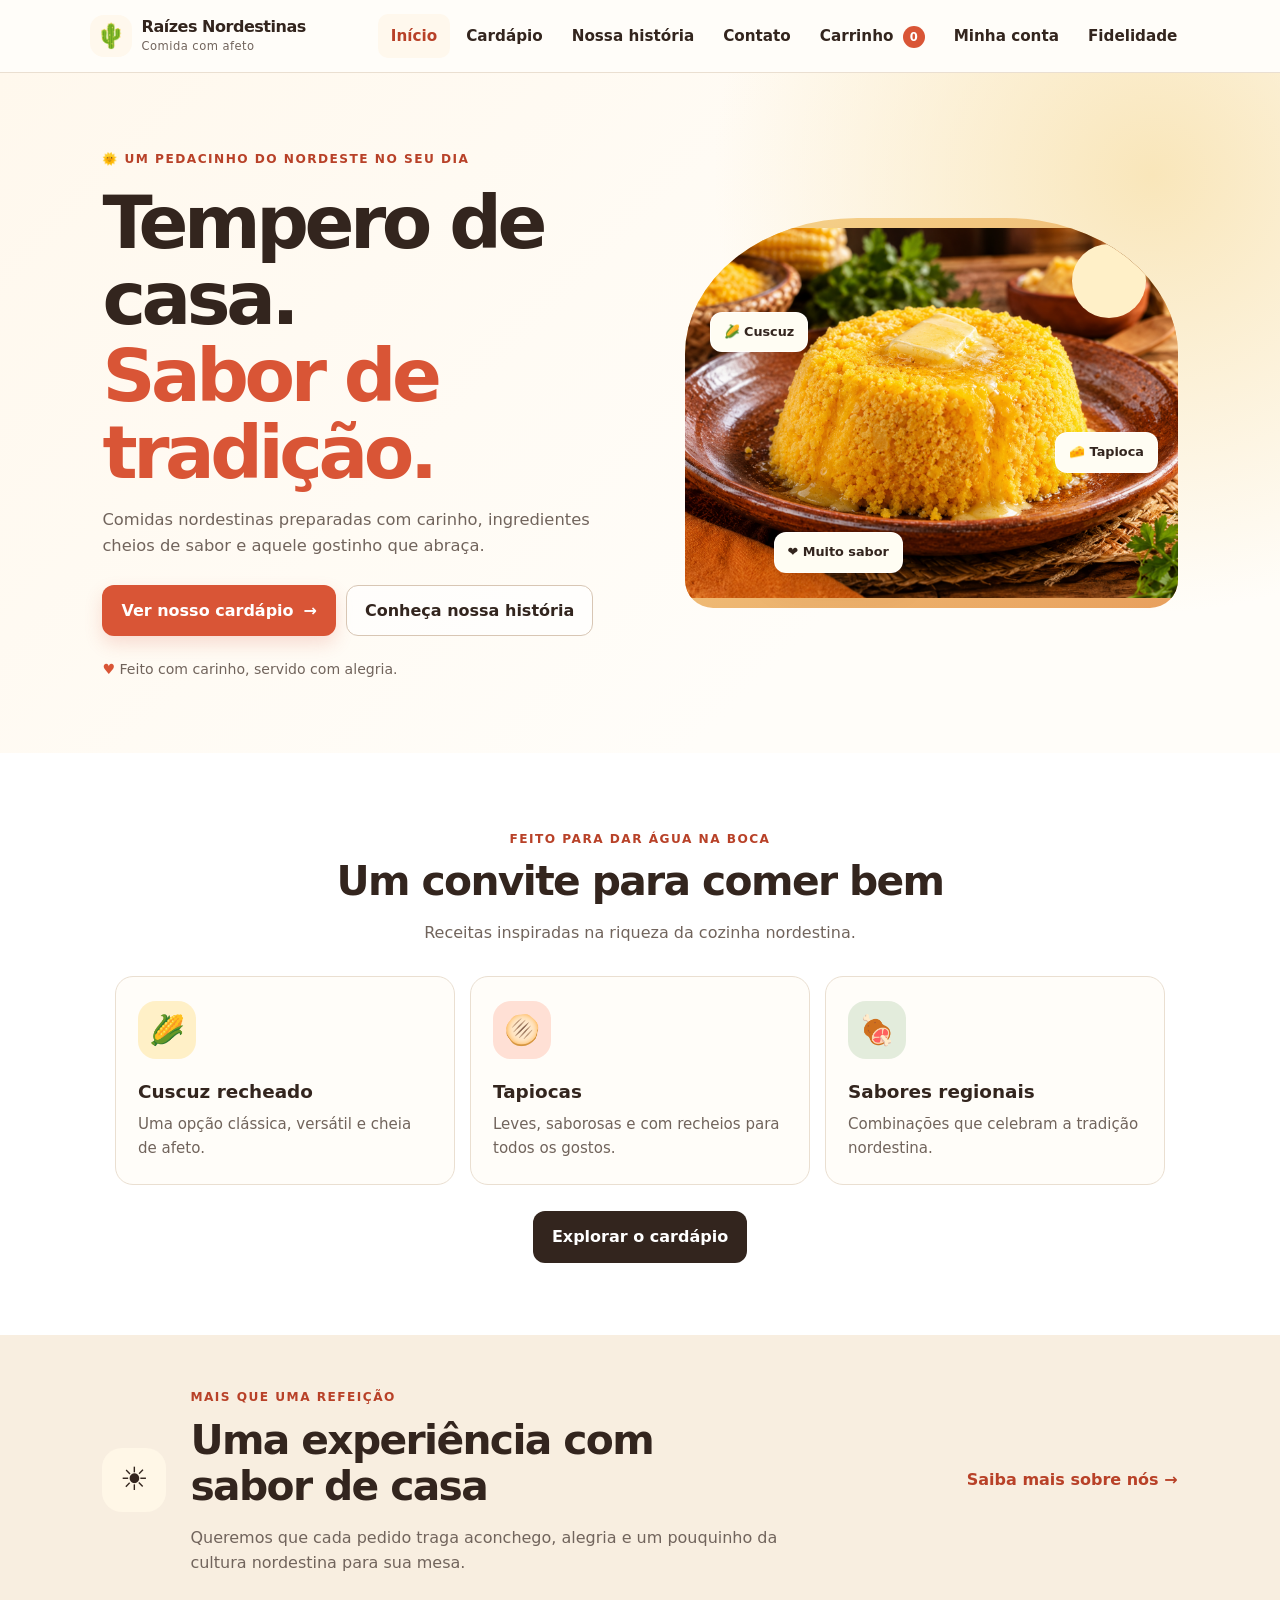
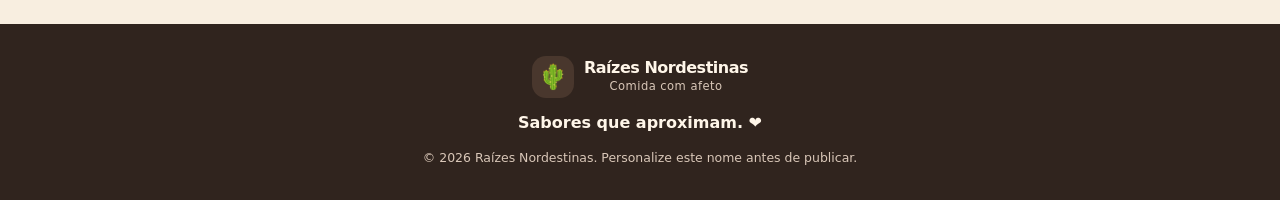
<file: index.html>
<!DOCTYPE html>
<html lang="pt-BR">
<head>
  <meta charset="UTF-8">
  <meta name="viewport" content="width=device-width, initial-scale=1">
  <meta name="description" content="Sabores do Nordeste feitos com carinho. Confira nosso cardápio de comidas nordestinas.">
  <title>Raízes Nordestinas | Comida com afeto</title>
  <link rel="stylesheet" href="CSS/style.css">
  <script src="JS/script.js" defer></script>
</head>
<body>
  <a class="skip-link" href="#conteudo">Pular para o conteúdo</a>
  <header class="site-header">
    <a class="brand" href="index.html" aria-label="Raízes Nordestinas - página inicial">
      <span class="brand-mark" aria-hidden="true">🌵</span>
      <span><strong>Raízes Nordestinas</strong><small>Comida com afeto</small></span>
    </a>
    <button class="menu-toggle" aria-label="Abrir menu" aria-expanded="false" aria-controls="site-nav">☰</button>
    <nav class="site-nav" id="site-nav">
      <a class="active" href="index.html">Início</a>
      <a href="cardapio.html">Cardápio</a>
      <a href="quemsomos.html">Nossa história</a>
      <a href="contato.html">Contato</a>
    <a href="carrinho.html">Carrinho <span class="cart-count" aria-label="itens no carrinho">0</span></a>
    <a href="login.html">Minha conta</a>
    <a href="fidelidade.html">Fidelidade</a></nav>
  </header>

  <main id="conteudo">
    <section class="hero">
      <div class="hero-content">
        <span class="eyebrow">🌞 Um pedacinho do Nordeste no seu dia</span>
        <h1>Tempero de casa.<br><em>Sabor de tradição.</em></h1>
        <p>Comidas nordestinas preparadas com carinho, ingredientes cheios de sabor e aquele gostinho que abraça.</p>
        <div class="hero-actions">
          <a class="button button-primary" href="cardapio.html">Ver nosso cardápio <span aria-hidden="true">→</span></a>
          <a class="button button-outline" href="quemsomos.html">Conheça nossa história</a>
        </div>
        <div class="hero-note"><span aria-hidden="true">♥</span> Feito com carinho, servido com alegria.</div>
      </div>
      <div class="hero-art" role="img" aria-label="Ilustração decorativa com referências à culinária nordestina">
        <div class="sun"></div><div class="menu-art">
    <img
        src="IMAGENS/cardapio/CuscuzManteigaDerretida.png"
        alt="Cuscuz nordestino com manteiga derretida"
        loading="lazy"
    >
</div>
        <span class="floating-tag tag-one">🌽 Cuscuz</span>
        <span class="floating-tag tag-two">🧀 Tapioca</span>
        <span class="floating-tag tag-three">❤️ Muito sabor</span>
      </div>
    </section>

    <section class="section section-light">
      <div class="section-heading">
        <span class="eyebrow">Feito para dar água na boca</span>
        <h2>Um convite para comer bem</h2>
        <p>Receitas inspiradas na riqueza da cozinha nordestina.</p>
      </div>
      <div class="feature-grid">
        <article class="feature-card"><div class="food-icon icon-yellow">🌽</div><h3>Cuscuz recheado</h3><p>Uma opção clássica, versátil e cheia de afeto.</p></article>
        <article class="feature-card"><div class="food-icon icon-coral">🫓</div><h3>Tapiocas</h3><p>Leves, saborosas e com recheios para todos os gostos.</p></article>
        <article class="feature-card"><div class="food-icon icon-green">🍖</div><h3>Sabores regionais</h3><p>Combinações que celebram a tradição nordestina.</p></article>
      </div>
      <div class="center-action"><a class="button button-dark" href="cardapio.html">Explorar o cardápio</a></div>
    </section>

    <section class="story-strip">
      <div class="story-symbol" aria-hidden="true">☀️</div>
      <div><span class="eyebrow">Mais que uma refeição</span><h2>Uma experiência com sabor de casa</h2><p>Queremos que cada pedido traga aconchego, alegria e um pouquinho da cultura nordestina para sua mesa.</p></div>
      <a class="text-link" href="quemsomos.html">Saiba mais sobre nós →</a>
    </section>
  </main>

  <footer class="site-footer">
    <a class="brand brand-footer" href="index.html"><span class="brand-mark">🌵</span><span><strong>Raízes Nordestinas</strong><small>Comida com afeto</small></span></a>
    <p>Sabores que aproximam. ❤️</p>
    <small>© <span class="current-year">2026</span> Raízes Nordestinas. Personalize este nome antes de publicar.</small>
  </footer>
</body>
</html>
</file>
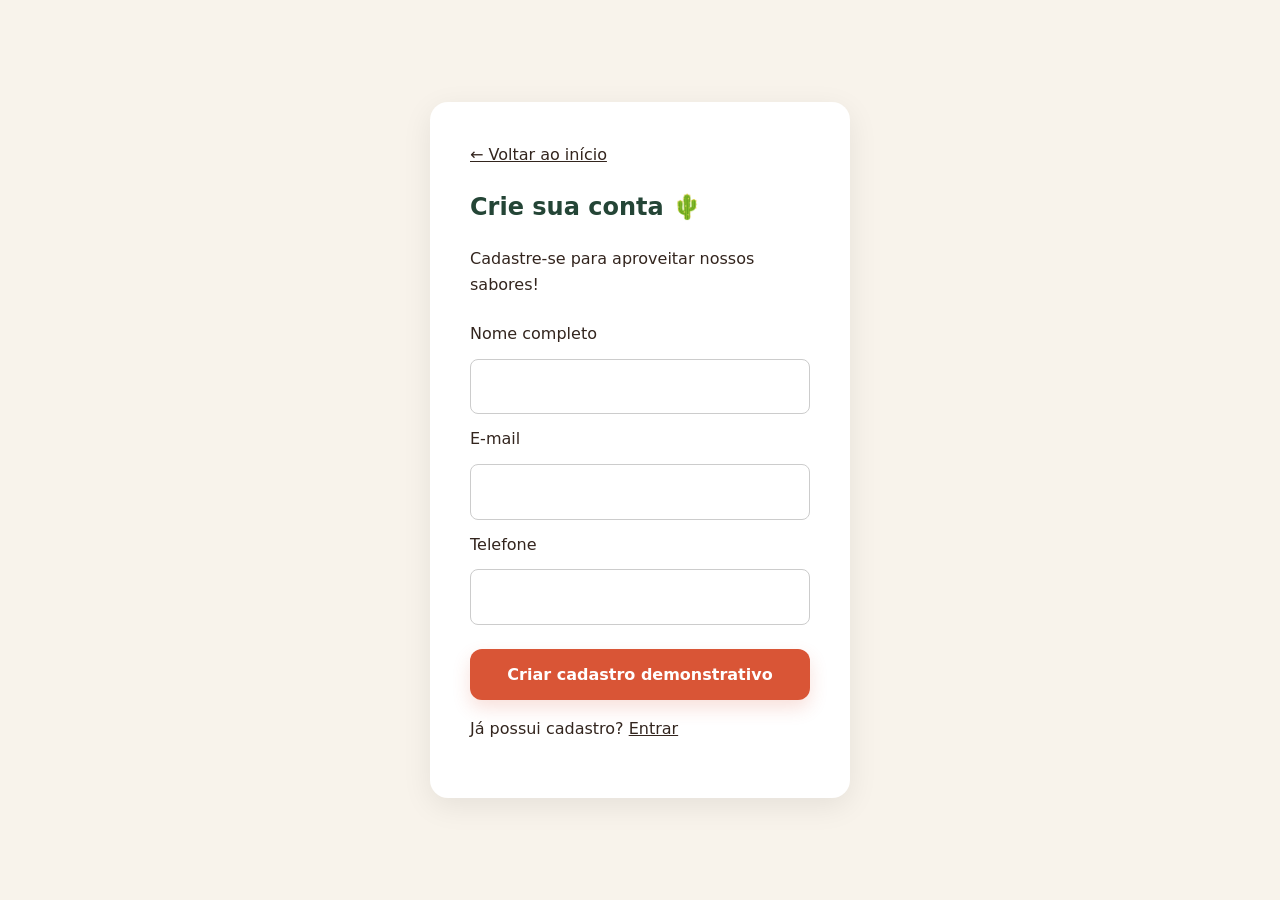
<file: cadastro.html>
<!DOCTYPE html>
<html lang="pt-BR">
<head>
    <meta charset="UTF-8">
    <meta name="viewport"
          content="width=device-width, initial-scale=1.0">
    <title>Cadastro | Raízes Nordestinas</title>
    <link rel="stylesheet" href="CSS/style.css">
    <link rel="stylesheet" href="CSS/conta.css">
    <script src="JS/conta.js" defer></script>
</head>
<body>
    <main class="conta-container">
        <section class="conta-card">
            <a href="index.html">← Voltar ao início</a>

            <h1>Crie sua conta 🌵</h1>
            <p>Cadastre-se para aproveitar nossos sabores!</p>

            <form id="form-cadastro">
                <label for="nome">Nome completo</label>
                <input id="nome" type="text"
                       autocomplete="name" required>

                <label for="email">E-mail</label>
                <input id="email" type="email"
                       autocomplete="email" required>

                <label for="telefone">Telefone</label>
                <input id="telefone" type="tel"
                       autocomplete="tel" required>

                <button type="submit" class="button button-primary">
                    Criar cadastro demonstrativo
                </button>
            </form>

            <p id="mensagem-cadastro" role="status"></p>

            <p>Já possui cadastro?
                <a href="login.html">Entrar</a>
            </p>
        </section>
    </main>
</body>
</html>
</file>
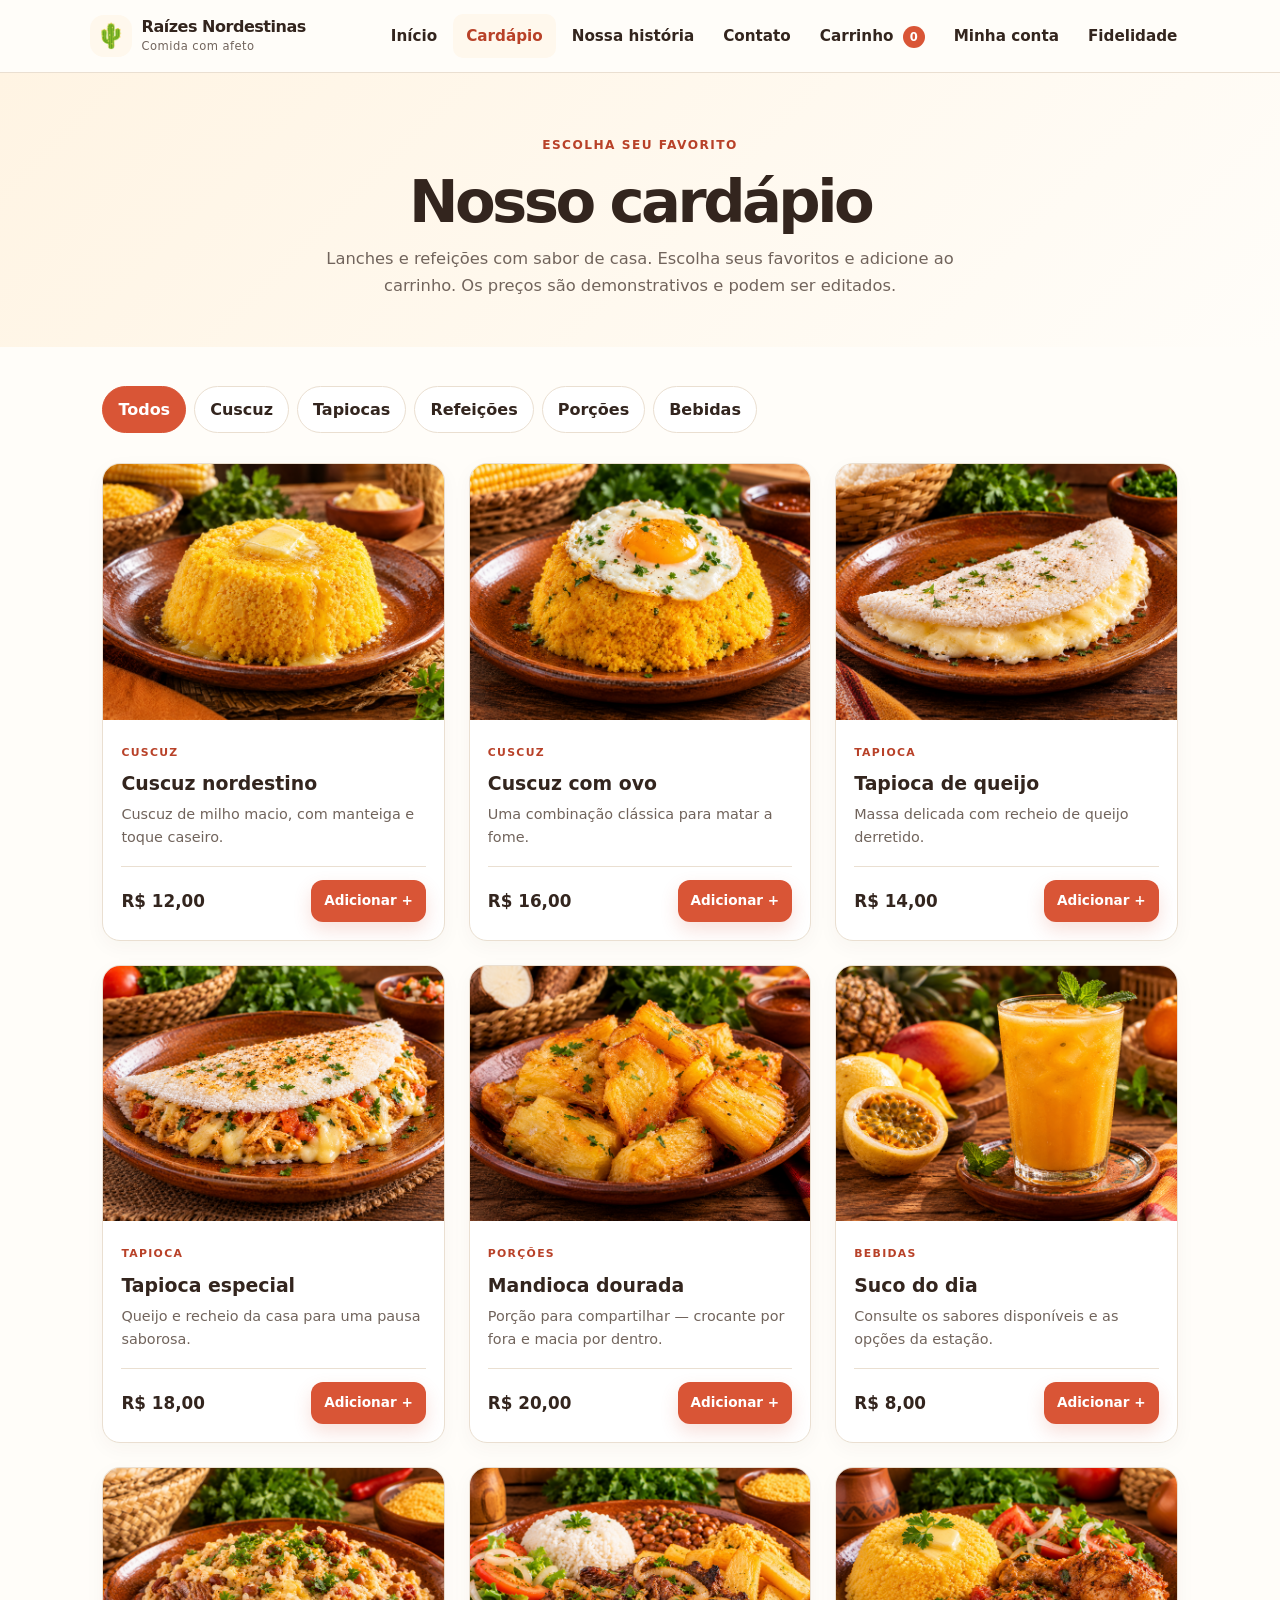
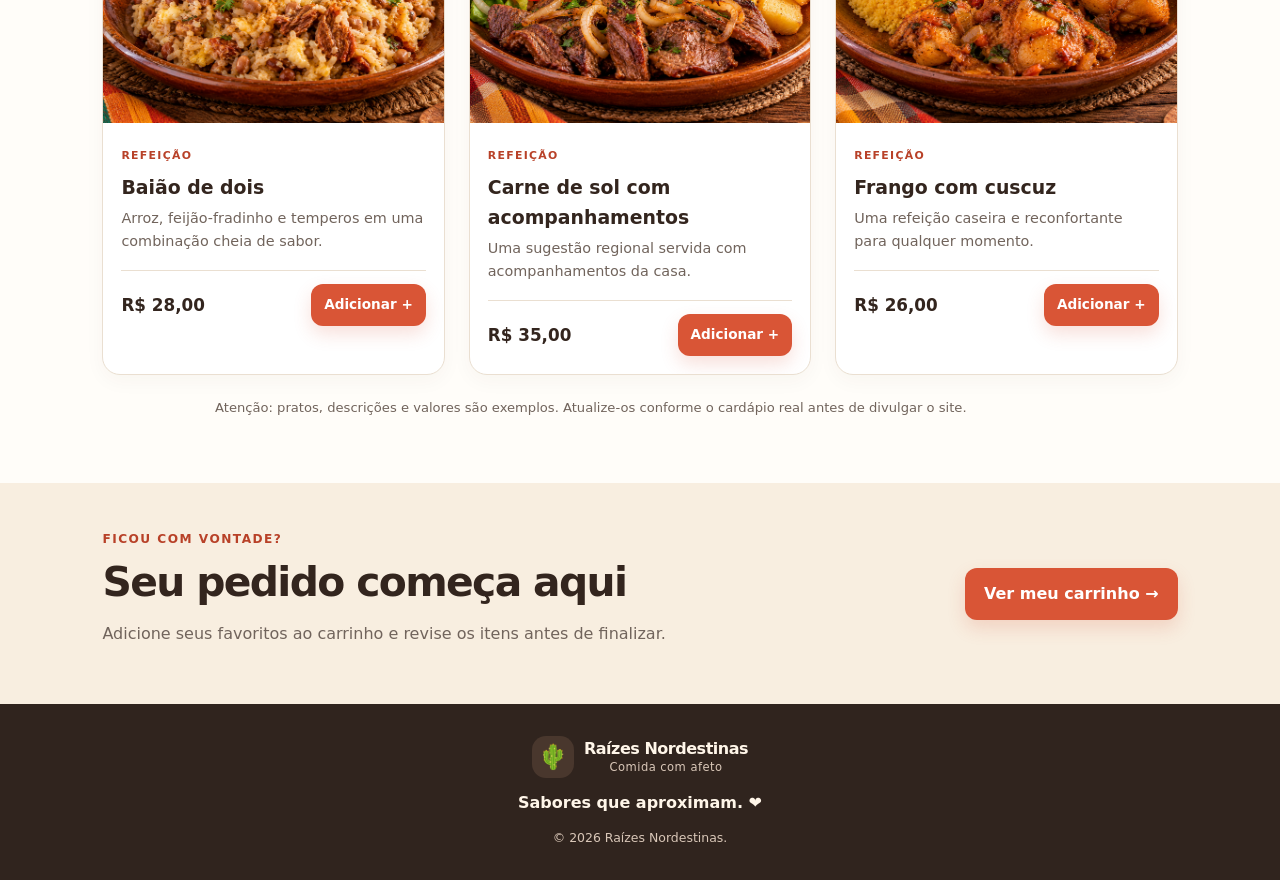
<file: cardapio.html>
<!DOCTYPE html>
<html lang="pt-BR">
<head>
  <meta charset="UTF-8"><meta name="viewport" content="width=device-width, initial-scale=1">
  <meta name="description" content="Confira o cardápio de lanches, refeições e sabores nordestinos da Raízes Nordestinas.">
  <title>Cardápio | Raízes Nordestinas</title>
  <link rel="stylesheet" href="CSS/style.css"><script src="JS/script.js" defer></script>
</head>
<body>
  <a class="skip-link" href="#conteudo">Pular para o conteúdo</a>
  <header class="site-header">
    <a class="brand" href="index.html"><span class="brand-mark">🌵</span><span><strong>Raízes Nordestinas</strong><small>Comida com afeto</small></span></a>
    <button class="menu-toggle" aria-label="Abrir menu" aria-expanded="false" aria-controls="site-nav">☰</button>
    <nav class="site-nav" id="site-nav"><a href="index.html">Início</a><a class="active" href="cardapio.html">Cardápio</a><a href="quemsomos.html">Nossa história</a><a href="contato.html">Contato</a><a href="carrinho.html">Carrinho <span class="cart-count" aria-label="itens no carrinho">0</span></a><a href="login.html">Minha conta</a>
    <a href="fidelidade.html">Fidelidade</a></nav>
  </header>
  <main id="conteudo">
    <section class="page-hero"><span class="eyebrow">Escolha seu favorito</span><h1>Nosso cardápio</h1><p>Lanches e refeições com sabor de casa. Escolha seus favoritos e adicione ao carrinho. Os preços são demonstrativos e podem ser editados.</p></section>
    <section class="menu-section">
      <div class="filter-row" role="group" aria-label="Filtrar itens do cardápio">
        <button class="filter-button active" data-filter="todos">Todos</button>
        <button class="filter-button" data-filter="cuscuz">Cuscuz</button>
        <button class="filter-button" data-filter="tapioca">Tapiocas</button>
        <button class="filter-button" data-filter="refeicoes">Refeições</button><button class="filter-button" data-filter="porcoes">Porções</button>
        <button class="filter-button" data-filter="bebidas">Bebidas</button>
      </div>
      <div class="menu-grid">
        <article class="menu-card" data-category="cuscuz"><div class="menu-art">
    <img
        src="IMAGENS/cardapio/CuscuzManteigaDerretida.png"
        alt="Cuscuz nordestino com manteiga derretida"
        loading="lazy"
    >
</div><div class="menu-card-body"><span class="menu-category">CUSCUZ</span><h2>Cuscuz nordestino</h2><p>Cuscuz de milho macio, com manteiga e toque caseiro.</p><div class="menu-card-bottom"><strong>R$ 12,00</strong><button class="button button-primary add-to-cart" type="button" data-name="Cuscuz nordestino" data-price="12.00">Adicionar +</button></div></div></article>
        <article class="menu-card" data-category="cuscuz"><div class="menu-art">
    <img
        src="IMAGENS/cardapio/CuscuzComOvo.png"
        alt="Cuscuz nordestino com ovo frito por cima"
        loading="lazy"
    >
</div><div class="menu-card-body"><span class="menu-category">CUSCUZ</span><h2>Cuscuz com ovo</h2><p>Uma combinação clássica para matar a fome.</p><div class="menu-card-bottom"><strong>R$ 16,00</strong><button class="button button-primary add-to-cart" type="button" data-name="Cuscuz com ovo" data-price="16.00">Adicionar +</button></div></div></article>
        <article class="menu-card" data-category="tapioca"><div class="menu-art">
    <img
        src="IMAGENS/cardapio/TapiocaRecheada.png"
        alt="Tapioca de queijo"
        loading="lazy"
    >
</div><div class="menu-card-body"><span class="menu-category">TAPIOCA</span><h2>Tapioca de queijo</h2><p>Massa delicada com recheio de queijo derretido.</p><div class="menu-card-bottom"><strong>R$ 14,00</strong><button class="button button-primary add-to-cart" type="button" data-name="Tapioca de queijo" data-price="14.00">Adicionar +</button></div></div></article>
        <article class="menu-card" data-category="tapioca"><div class="menu-art">
    <img
        src="IMAGENS/cardapio/TapiocaEspecial.png"
        alt="Tapioca especial"
        loading="lazy"
    >
</div><div class="menu-card-body"><span class="menu-category">TAPIOCA</span><h2>Tapioca especial</h2><p>Queijo e recheio da casa para uma pausa saborosa.</p><div class="menu-card-bottom"><strong>R$ 18,00</strong><button class="button button-primary add-to-cart" type="button" data-name="Tapioca especial" data-price="18.00">Adicionar +</button></div></div></article>
        <article class="menu-card" data-category="porcoes"><div class="menu-art">
    <img
        src="IMAGENS/cardapio/MandiocaDourada.png"
        alt="Mandioca dourada"
        loading="lazy"
    >
</div><div class="menu-card-body"><span class="menu-category">PORÇÕES</span><h2>Mandioca dourada</h2><p>Porção para compartilhar — crocante por fora e macia por dentro.</p><div class="menu-card-bottom"><strong>R$ 20,00</strong><button class="button button-primary add-to-cart" type="button" data-name="Mandioca dourada" data-price="20.00">Adicionar +</button></div></div></article>
        <article class="menu-card" data-category="bebidas"><div class="menu-art">
    <img
        src="IMAGENS/cardapio/SucoDoDia.png"
        alt="Suco do dia"
        loading="lazy"
    >
</div><div class="menu-card-body"><span class="menu-category">BEBIDAS</span><h2>Suco do dia</h2><p>Consulte os sabores disponíveis e as opções da estação.</p><div class="menu-card-bottom"><strong>R$ 8,00</strong><button class="button button-primary add-to-cart" type="button" data-name="Suco do dia" data-price="8.00">Adicionar +</button></div></div></article>

        <article class="menu-card" data-category="refeicoes"><div class="menu-art">
    <img
        src="IMAGENS/cardapio/BaiãoDeDois.png"
        alt="Baiao de dois com arroz e feijão-fradinho"
        loading="lazy"
    >
</div><div class="menu-card-body"><span class="menu-category">REFEIÇÃO</span><h2>Baião de dois</h2><p>Arroz, feijão-fradinho e temperos em uma combinação cheia de sabor.</p><div class="menu-card-bottom"><strong>R$ 28,00</strong><button class="button button-primary add-to-cart" type="button" data-name="Baião de dois" data-price="28.00">Adicionar +</button></div></div></article>
        <article class="menu-card" data-category="refeicoes"><div class="menu-art">
    <img
        src="IMAGENS/cardapio/CarneDeSol.png"
        alt="Carne de sol com acompanhamentos"
        loading="lazy"
    >
</div><div class="menu-card-body"><span class="menu-category">REFEIÇÃO</span><h2>Carne de sol com acompanhamentos</h2><p>Uma sugestão regional servida com acompanhamentos da casa.</p><div class="menu-card-bottom"><strong>R$ 35,00</strong><button class="button button-primary add-to-cart" type="button" data-name="Carne de sol com acompanhamentos" data-price="35.00">Adicionar +</button></div></div></article>
        <article class="menu-card" data-category="refeicoes"><div class="menu-art">
    <img
        src="IMAGENS/cardapio/FrangoComCuscuz.png"
        alt="Frango com cuscuz"
        loading="lazy"
    >
</div><div class="menu-card-body"><span class="menu-category">REFEIÇÃO</span><h2>Frango com cuscuz</h2><p>Uma refeição caseira e reconfortante para qualquer momento.</p><div class="menu-card-bottom"><strong>R$ 26,00</strong><button class="button button-primary add-to-cart" type="button" data-name="Frango com cuscuz" data-price="26.00">Adicionar +</button></div></div></article>
      </div>
      <p class="menu-disclaimer">Atenção: pratos, descrições e valores são exemplos. Atualize-os conforme o cardápio real antes de divulgar o site.</p>
    </section>
    <section class="order-banner"><div><span class="eyebrow">Ficou com vontade?</span><h2>Seu pedido começa aqui</h2><p>Adicione seus favoritos ao carrinho e revise os itens antes de finalizar.</p></div><a class="button button-primary" href="carrinho.html">Ver meu carrinho →</a></section>
  </main>
  <footer class="site-footer"><a class="brand brand-footer" href="index.html"><span class="brand-mark">🌵</span><span><strong>Raízes Nordestinas</strong><small>Comida com afeto</small></span></a><p>Sabores que aproximam. ❤️</p><small>© <span class="current-year">2026</span> Raízes Nordestinas.</small></footer>
</body>
</html>
</file>
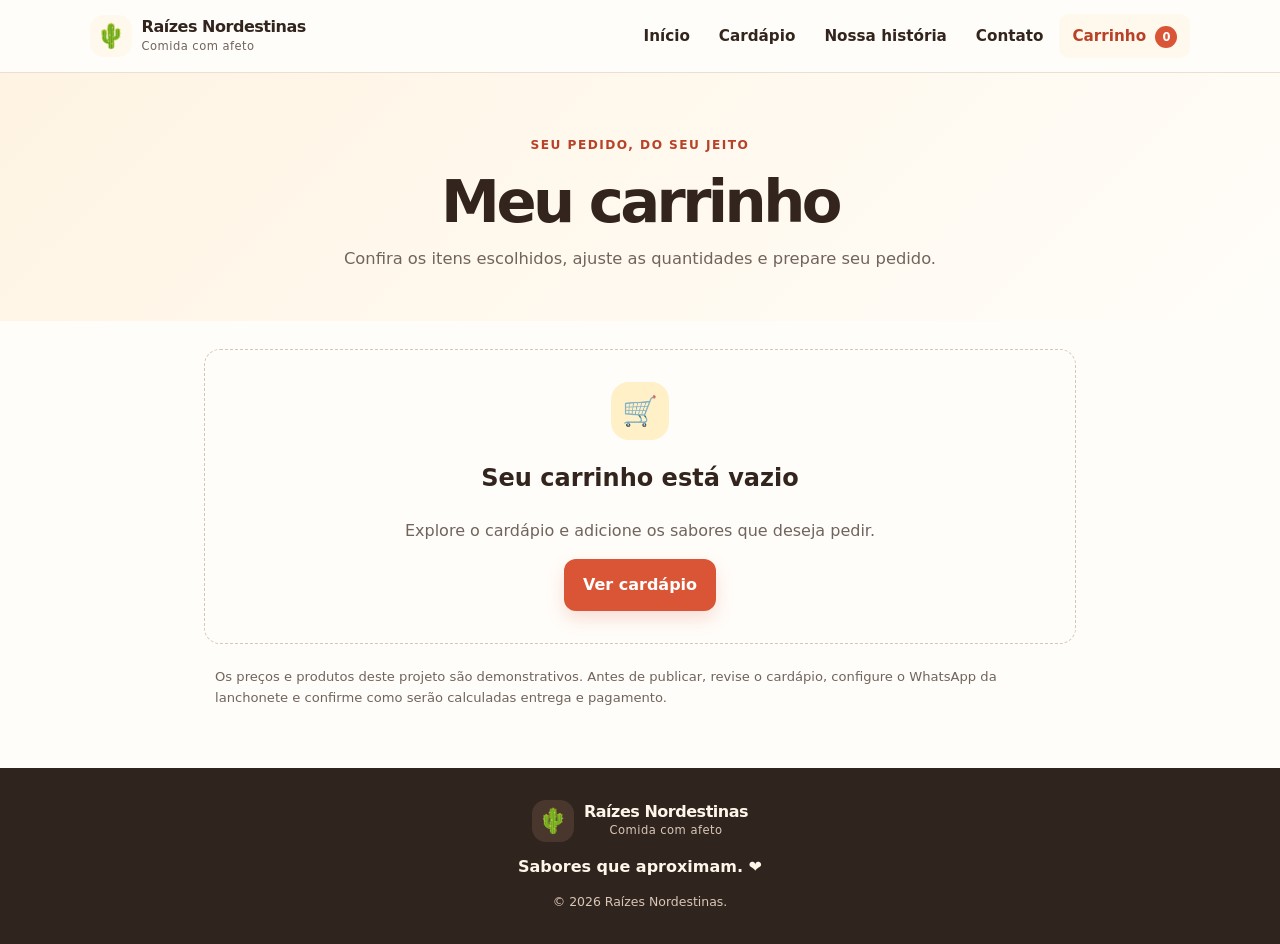
<file: carrinho.html>
<!DOCTYPE html>
<html lang="pt-BR"><head><meta charset="UTF-8"><meta name="viewport" content="width=device-width, initial-scale=1"><meta name="description" content="Revise seu pedido na Raízes Nordestinas."><title>Meu carrinho | Raízes Nordestinas</title><link rel="stylesheet" href="CSS/style.css"><script src="JS/script.js" defer></script><script src="JS/pedidos.js" defer></script></head>
<body><a class="skip-link" href="#conteudo">Pular para o conteúdo</a><header class="site-header"><a class="brand" href="index.html"><span class="brand-mark" aria-hidden="true">🌵</span><span><strong>Raízes Nordestinas</strong><small>Comida com afeto</small></span></a><button class="menu-toggle" aria-label="Abrir menu" aria-expanded="false" aria-controls="site-nav">☰</button><nav class="site-nav" id="site-nav"><a href="index.html">Início</a><a href="cardapio.html">Cardápio</a><a href="quemsomos.html">Nossa história</a><a href="contato.html">Contato</a><a class="active" href="carrinho.html">Carrinho <span class="cart-count">0</span></a></nav></header>
<main id="conteudo"><section class="page-hero"><span class="eyebrow">Seu pedido, do seu jeito</span><h1>Meu carrinho</h1><p>Confira os itens escolhidos, ajuste as quantidades e prepare seu pedido.</p></section><section class="cart-page"><div id="cart-content" aria-live="polite"></div><p class="menu-disclaimer">Os preços e produtos deste projeto são demonstrativos. Antes de publicar, revise o cardápio, configure o WhatsApp da lanchonete e confirme como serão calculadas entrega e pagamento.</p></section></main>
<footer class="site-footer"><a class="brand brand-footer" href="index.html"><span class="brand-mark">🌵</span><span><strong>Raízes Nordestinas</strong><small>Comida com afeto</small></span></a><p>Sabores que aproximam. ❤️</p><small>© <span class="current-year">2026</span> Raízes Nordestinas.</small></footer></body></html>
</file>
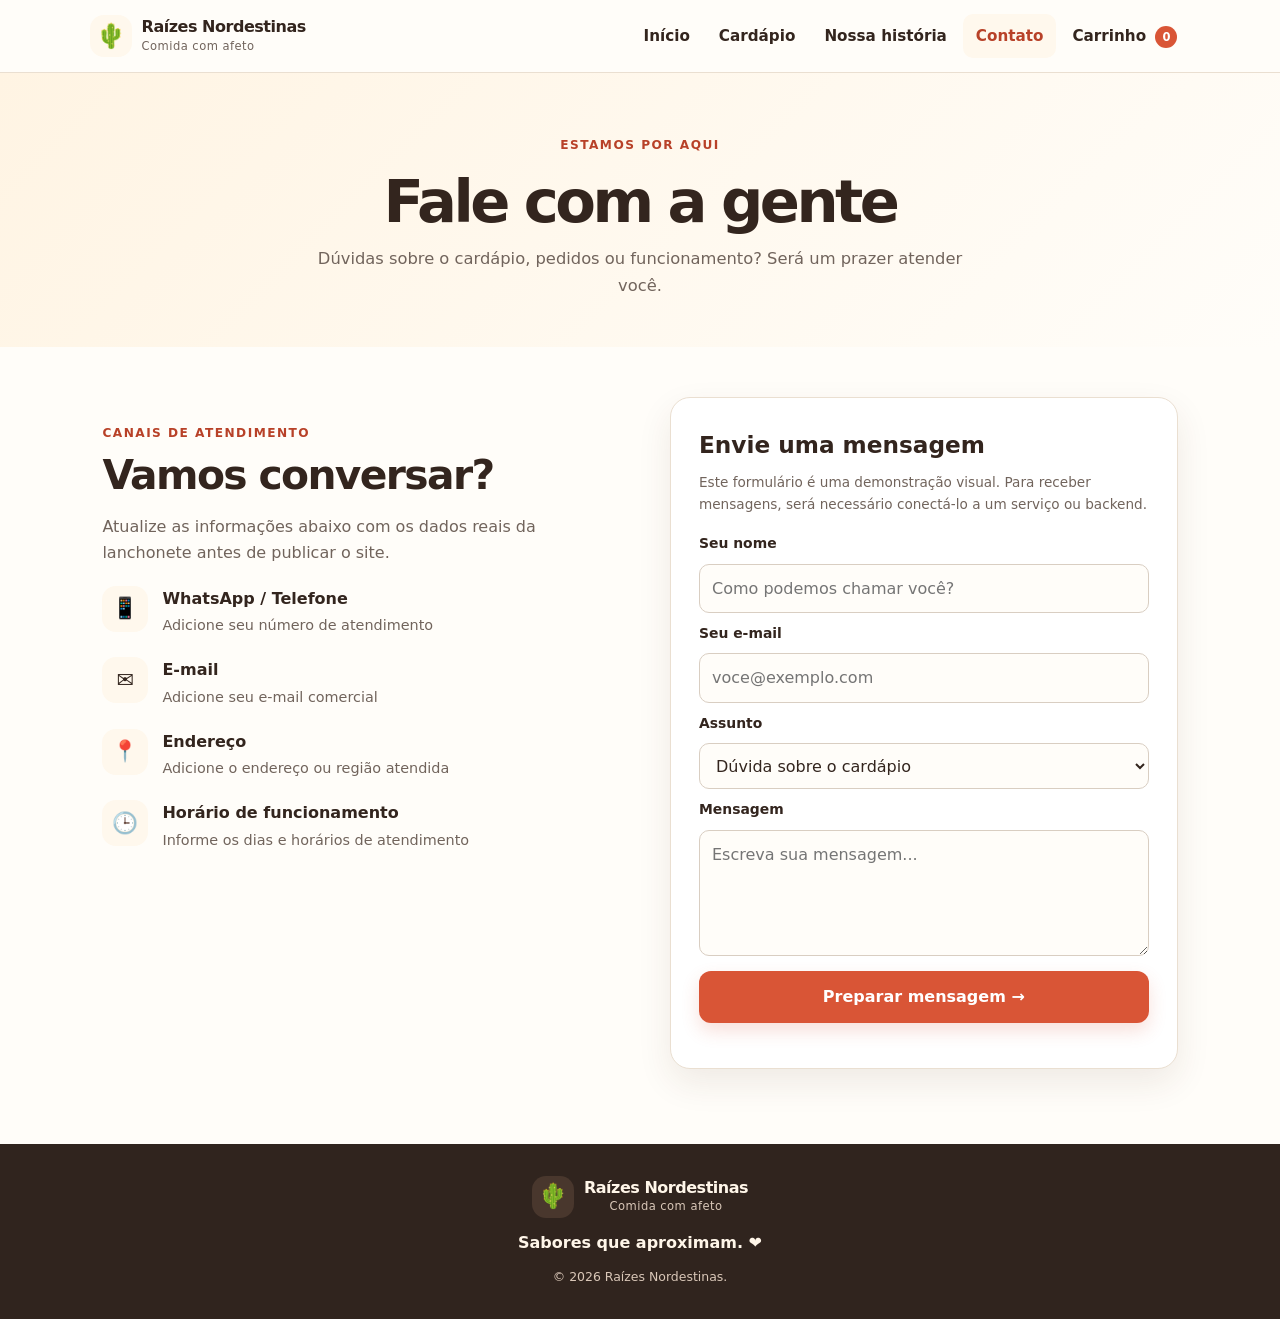
<file: contato.html>
<!DOCTYPE html>
<html lang="pt-BR">
<head>
  <meta charset="UTF-8"><meta name="viewport" content="width=device-width, initial-scale=1">
  <meta name="description" content="Entre em contato com o Raízes Nordestinas.">
  <title>Contato | Raízes Nordestinas</title><link rel="stylesheet" href="CSS/style.css"><script src="JS/script.js" defer></script>
</head>
<body>
  <a class="skip-link" href="#conteudo">Pular para o conteúdo</a>
  <header class="site-header"><a class="brand" href="index.html"><span class="brand-mark">🌵</span><span><strong>Raízes Nordestinas</strong><small>Comida com afeto</small></span></a><button class="menu-toggle" aria-label="Abrir menu" aria-expanded="false" aria-controls="site-nav">☰</button><nav class="site-nav" id="site-nav"><a href="index.html">Início</a><a href="cardapio.html">Cardápio</a><a href="quemsomos.html">Nossa história</a><a class="active" href="contato.html">Contato</a><a href="carrinho.html">Carrinho <span class="cart-count" aria-label="itens no carrinho">0</span></a></nav></header>
  <main id="conteudo">
    <section class="page-hero"><span class="eyebrow">Estamos por aqui</span><h1>Fale com a gente</h1><p>Dúvidas sobre o cardápio, pedidos ou funcionamento? Será um prazer atender você.</p></section>
    <section class="contact-layout">
      <div class="contact-info"><span class="eyebrow">Canais de atendimento</span><h2>Vamos conversar?</h2><p>Atualize as informações abaixo com os dados reais da lanchonete antes de publicar o site.</p>
        <div class="contact-item"><span>📱</span><div><strong>WhatsApp / Telefone</strong><p>Adicione seu número de atendimento</p></div></div>
        <div class="contact-item"><span>✉️</span><div><strong>E-mail</strong><p>Adicione seu e-mail comercial</p></div></div>
        <div class="contact-item"><span>📍</span><div><strong>Endereço</strong><p>Adicione o endereço ou região atendida</p></div></div>
        <div class="contact-item"><span>🕒</span><div><strong>Horário de funcionamento</strong><p>Informe os dias e horários de atendimento</p></div></div>
      </div>
      <form class="contact-form" id="contact-form">
        <h2>Envie uma mensagem</h2>
        <p>Este formulário é uma demonstração visual. Para receber mensagens, será necessário conectá-lo a um serviço ou backend.</p>
        <label for="nome">Seu nome</label><input id="nome" name="nome" type="text" placeholder="Como podemos chamar você?" required>
        <label for="email">Seu e-mail</label><input id="email" name="email" type="email" placeholder="voce@exemplo.com" required>
        <label for="assunto">Assunto</label><select id="assunto" name="assunto"><option>Dúvida sobre o cardápio</option><option>Pedido e entrega</option><option>Outro assunto</option></select>
        <label for="mensagem">Mensagem</label><textarea id="mensagem" name="mensagem" rows="4" placeholder="Escreva sua mensagem..." required></textarea>
        <button class="button button-primary" type="submit">Preparar mensagem →</button>
        <p class="form-feedback" id="form-feedback" aria-live="polite"></p>
      </form>
    </section>
  </main>
  <footer class="site-footer"><a class="brand brand-footer" href="index.html"><span class="brand-mark">🌵</span><span><strong>Raízes Nordestinas</strong><small>Comida com afeto</small></span></a><p>Sabores que aproximam. ❤️</p><small>© <span class="current-year">2026</span> Raízes Nordestinas.</small></footer>
</body>
</html>
</file>
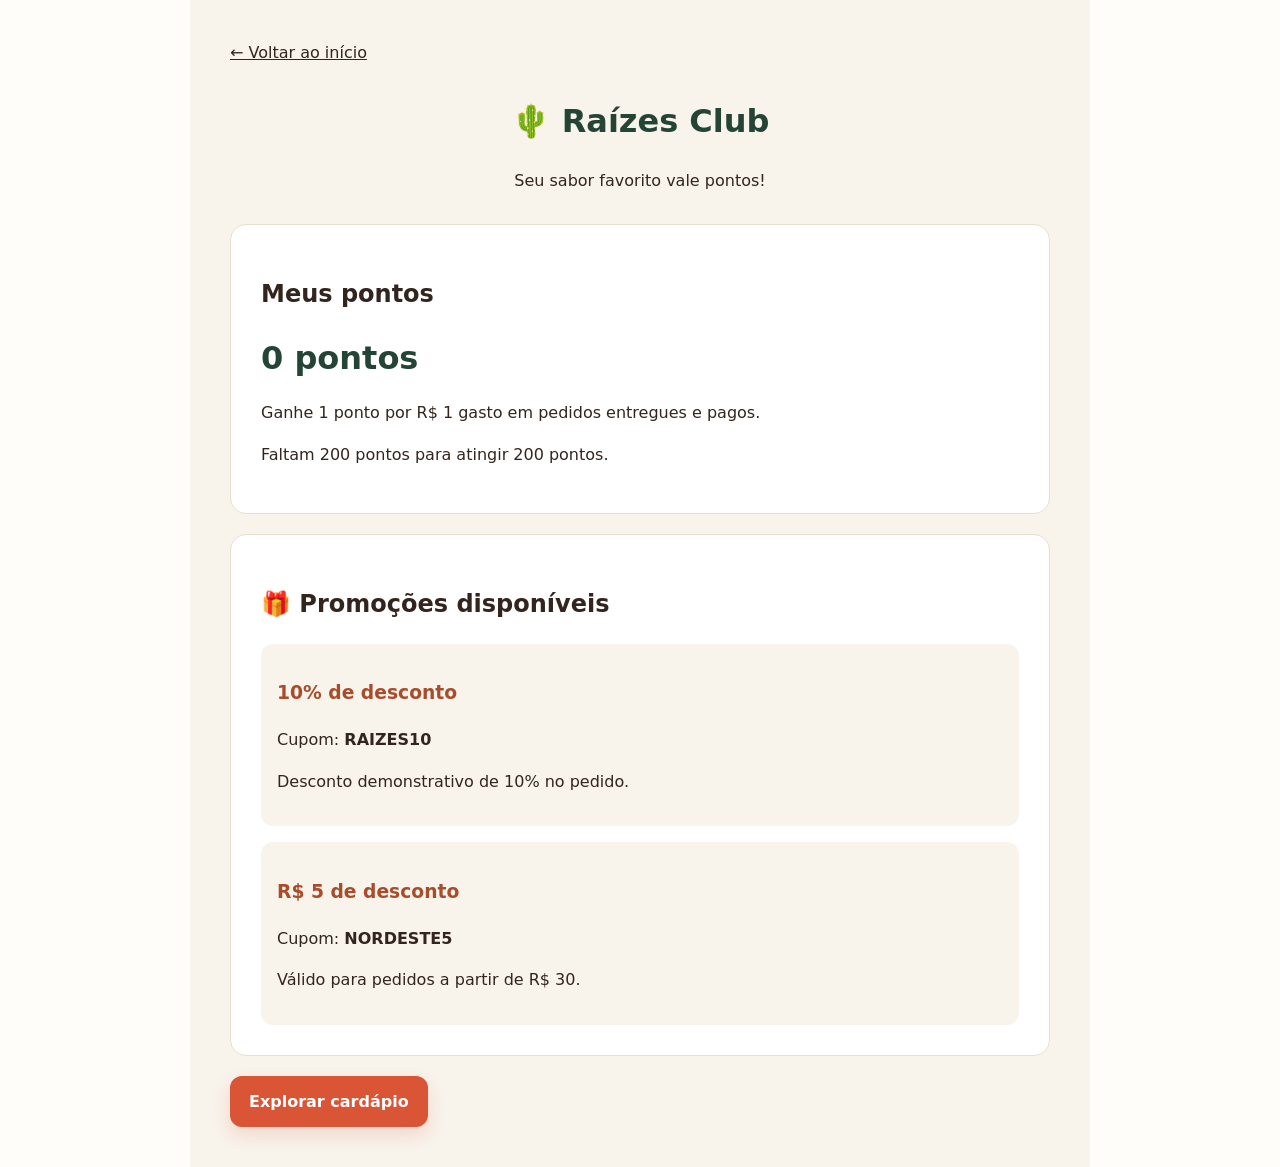
<file: fidelidade.html>
<!DOCTYPE html>
<html lang="pt-BR">
<head>
    <meta charset="UTF-8">
    <meta name="viewport"
          content="width=device-width, initial-scale=1.0">

    <title>Fidelidade | Raízes Nordestinas</title>

    <link rel="stylesheet" href="CSS/style.css">
    <link rel="stylesheet" href="CSS/fidelidade.css">

    <script src="JS/fidelidade.js" defer></script>
</head>
<body>
    <main class="fidelidade-container">
        <a href="index.html">← Voltar ao início</a>

        <header>
            <h1>🌵 Raízes Club</h1>
            <p>Seu sabor favorito vale pontos!</p>
        </header>

        <section class="fidelidade-card">
            <h2>Meus pontos</h2>
            <strong id="total-pontos">0 pontos</strong>
            <p>
                Ganhe 1 ponto por R$ 1 gasto em
                pedidos entregues e pagos.
            </p>
            <p id="proximo-beneficio"></p>
        </section>

        <section class="fidelidade-card">
            <h2>🎁 Promoções disponíveis</h2>

            <article class="promocao">
                <h3>10% de desconto</h3>
                <p>Cupom: <strong>RAIZES10</strong></p>
                <p>Desconto demonstrativo de 10% no pedido.</p>
            </article>

            <article class="promocao">
                <h3>R$ 5 de desconto</h3>
                <p>Cupom: <strong>NORDESTE5</strong></p>
                <p>Válido para pedidos a partir de R$ 30.</p>
            </article>
        </section>

        <a href="cardapio.html"
           class="button button-primary">
            Explorar cardápio
        </a>
    </main>
</body>
</html>
</file>
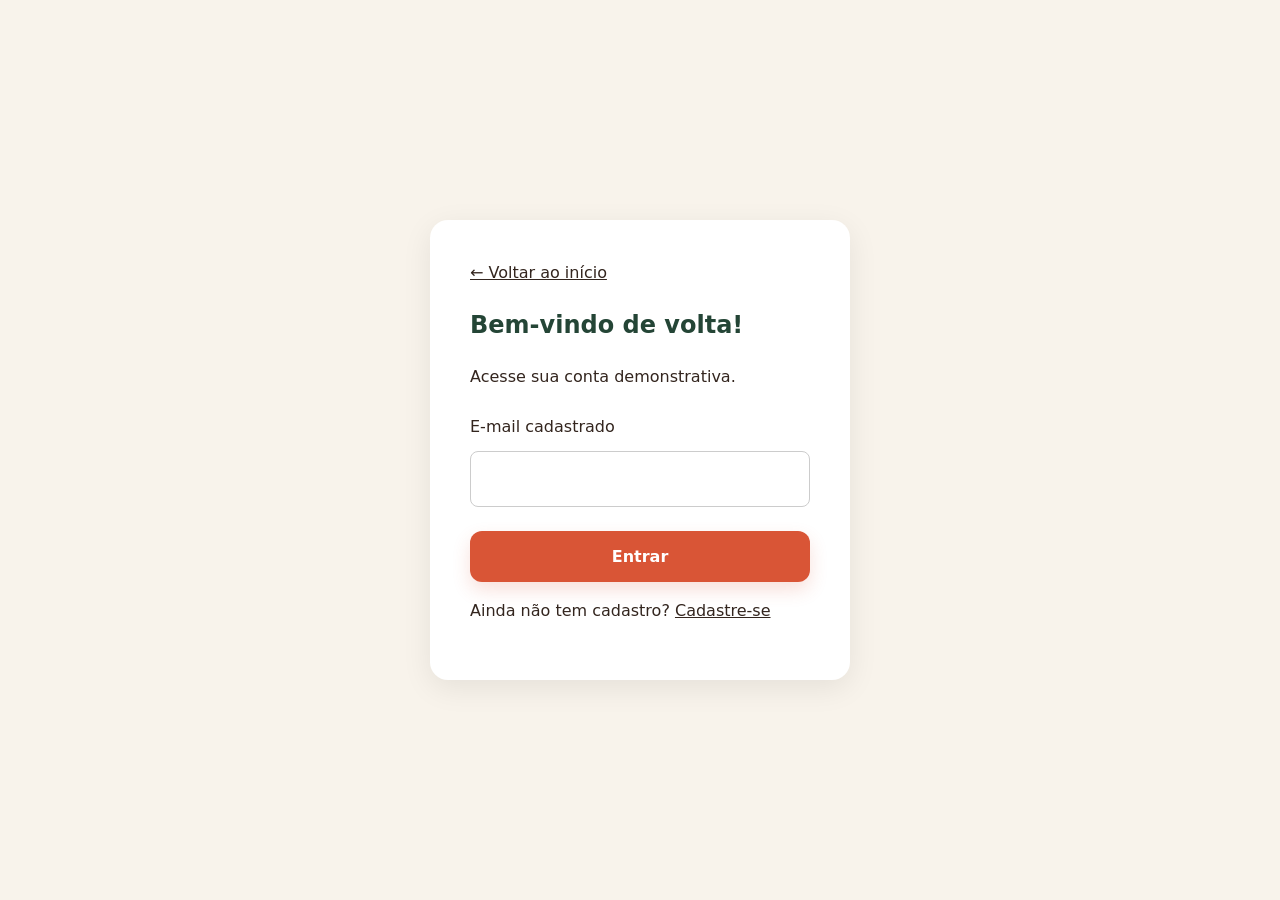
<file: login.html>
<!DOCTYPE html>
<html lang="pt-BR">
<head>
    <meta charset="UTF-8">
    <meta name="viewport"
          content="width=device-width, initial-scale=1.0">
    <title>Entrar | Raízes Nordestinas</title>
    <link rel="stylesheet" href="CSS/style.css">
    <link rel="stylesheet" href="CSS/conta.css">
    <script src="JS/conta.js" defer></script>
</head>
<body>
    <main class="conta-container">
        <section class="conta-card">
            <a href="index.html">← Voltar ao início</a>

            <h1>Bem-vindo de volta!</h1>
            <p>Acesse sua conta demonstrativa.</p>

            <form id="form-login">
                <label for="email-login">E-mail cadastrado</label>
                <input id="email-login" type="email"
                       autocomplete="email" required>

                <button class="button button-primary"
                        type="submit">
                    Entrar
                </button>
            </form>

            <p id="mensagem-login" role="status"></p>

            <p>Ainda não tem cadastro?
                <a href="cadastro.html">Cadastre-se</a>
            </p>
        </section>
    </main>
</body>
</html>
</file>
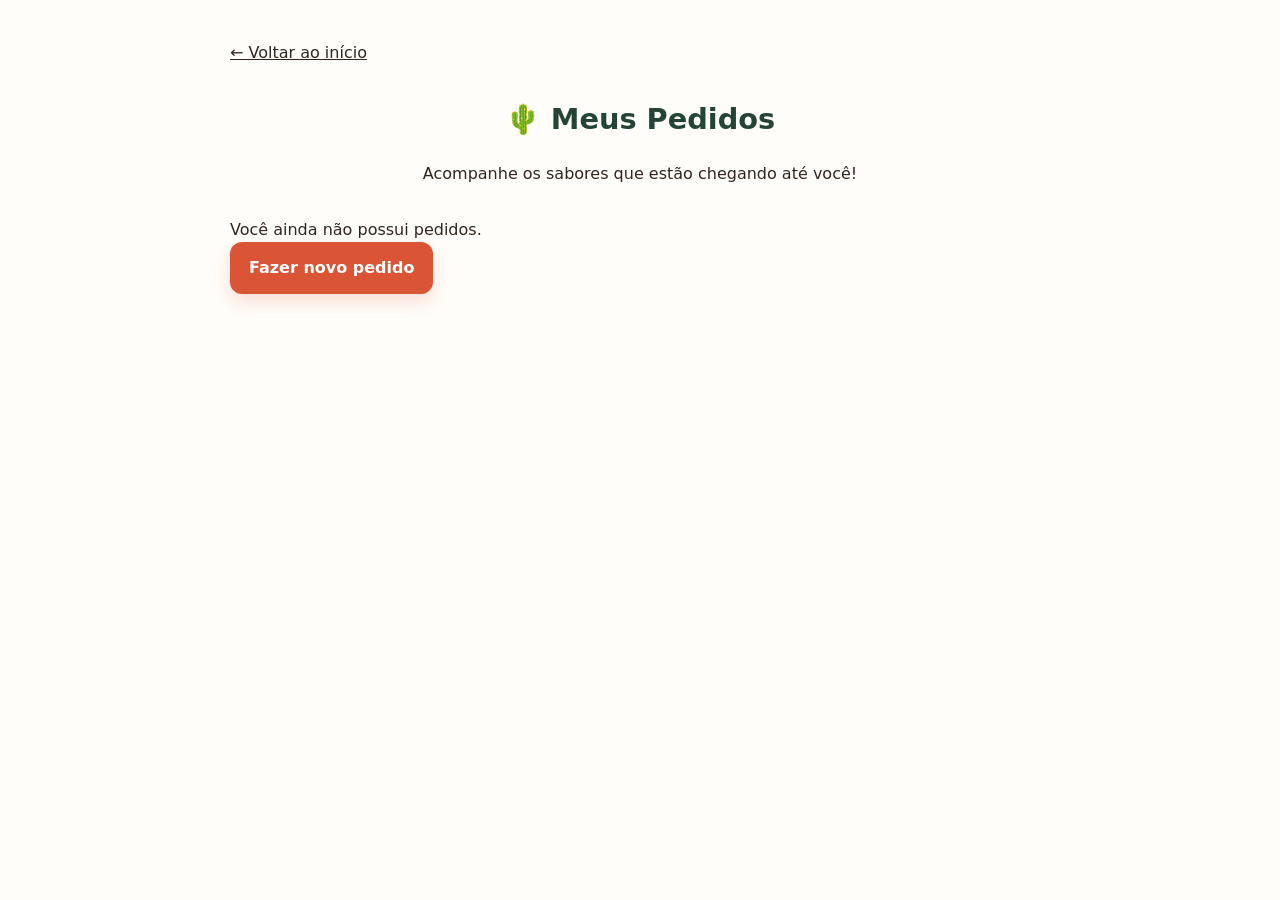
<file: meus-pedidos.html>
<!DOCTYPE html>
<html lang="pt-BR">
<head>
    <meta charset="UTF-8">
    <meta name="viewport"
          content="width=device-width, initial-scale=1.0">

    <title>Meus Pedidos | Raízes Nordestinas</title>

    <link rel="stylesheet" href="CSS/style.css">
    <link rel="stylesheet" href="CSS/pedidos.css">

    <script src="JS/script.js" defer></script>
    <script src="JS/pedidos.js" defer></script>
</head>

<body>
    <main class="pedidos-container">
        <a href="index.html">← Voltar ao início</a>

        <header class="pedidos-header">
            <h1>🌵 Meus Pedidos</h1>
            <p>
                Acompanhe os sabores que estão
                chegando até você!
            </p>
        </header>

        <section id="lista-pedidos"
                 aria-live="polite">
        </section>

        <a href="cardapio.html"
           class="button button-primary">
            Fazer novo pedido
        </a>
    </main>
</body>
</html>
</file>
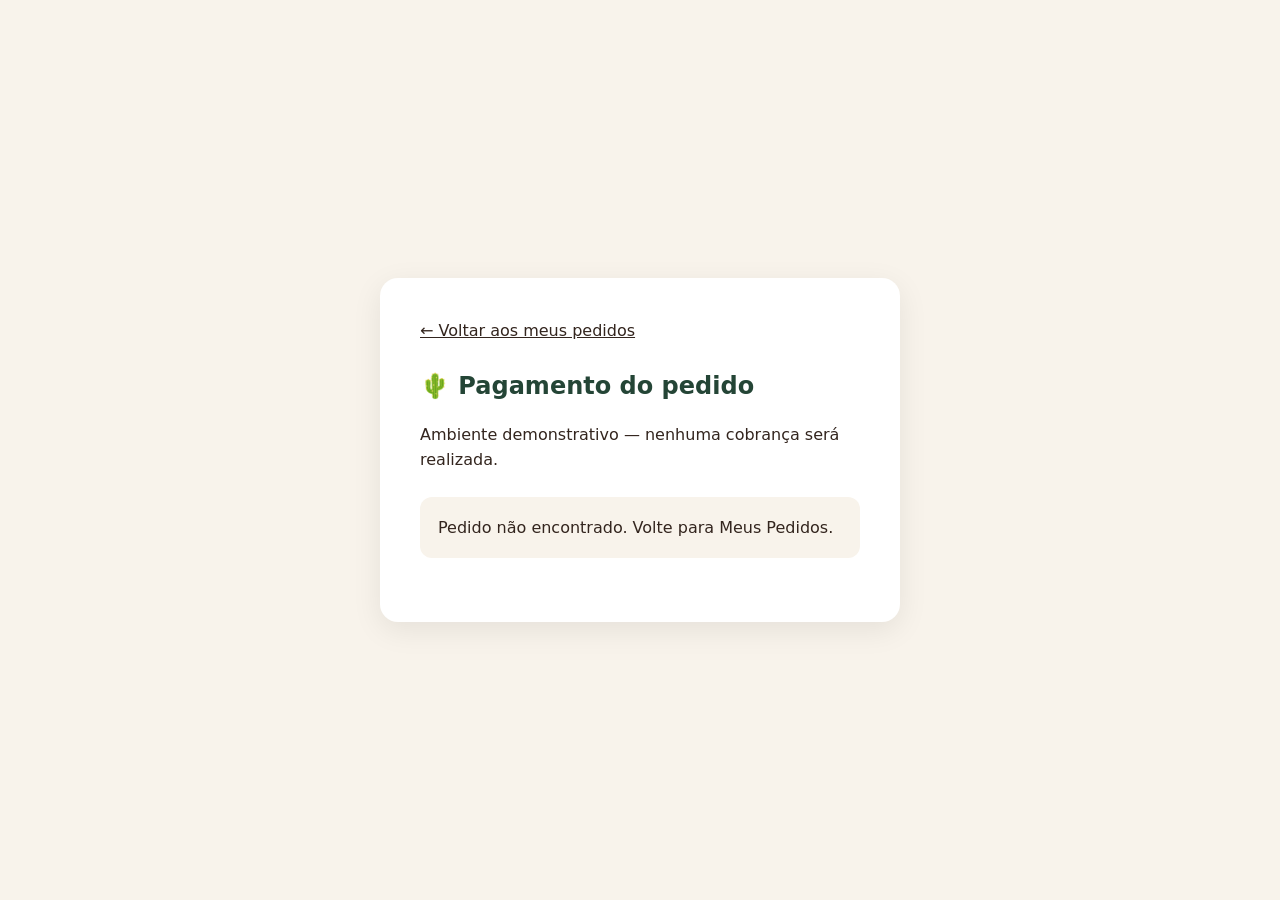
<file: pagamento.html>
<!DOCTYPE html>
<html lang="pt-BR">
<head>
    <meta charset="UTF-8">
    <meta name="viewport"
          content="width=device-width, initial-scale=1.0">

    <title>Pagamento | Raízes Nordestinas</title>

    <link rel="stylesheet" href="CSS/style.css">
    <link rel="stylesheet" href="CSS/pagamento.css">

    <script src="JS/pagamento.js" defer></script>
</head>
<body>
    <main class="pagamento-container">
        <section class="pagamento-card">
            <a href="meus-pedidos.html">
                ← Voltar aos meus pedidos
            </a>

            <h1>🌵 Pagamento do pedido</h1>
            <p>Ambiente demonstrativo — nenhuma cobrança será realizada.</p>

            <div id="resumo-pagamento" aria-live="polite"></div>

            <form id="form-pagamento" hidden>
                <h2>Escolha como deseja pagar</h2>

                <label for="metodo">
                    Forma de pagamento
                </label>
                <select id="metodo" required>
                    <option value="">Selecione</option>
                    <option value="Pix">Pix</option>
                    <option value="Cartão">Cartão</option>
                </select>

                <label for="resultado">
                    Resposta simulada do serviço
                </label>
                <select id="resultado" required>
                    <option value="">Selecione</option>
                    <option value="Aprovado">Aprovado</option>
                    <option value="Pendente">Pendente</option>
                    <option value="Recusado">Recusado</option>
                </select>

                <button type="submit"
                        class="button button-primary">
                    Simular pagamento
                </button>
            </form>

            <div id="retorno-pagamento"
                 role="status"
                 aria-live="polite"></div>
        </section>
    </main>
</body>
</html>
</file>
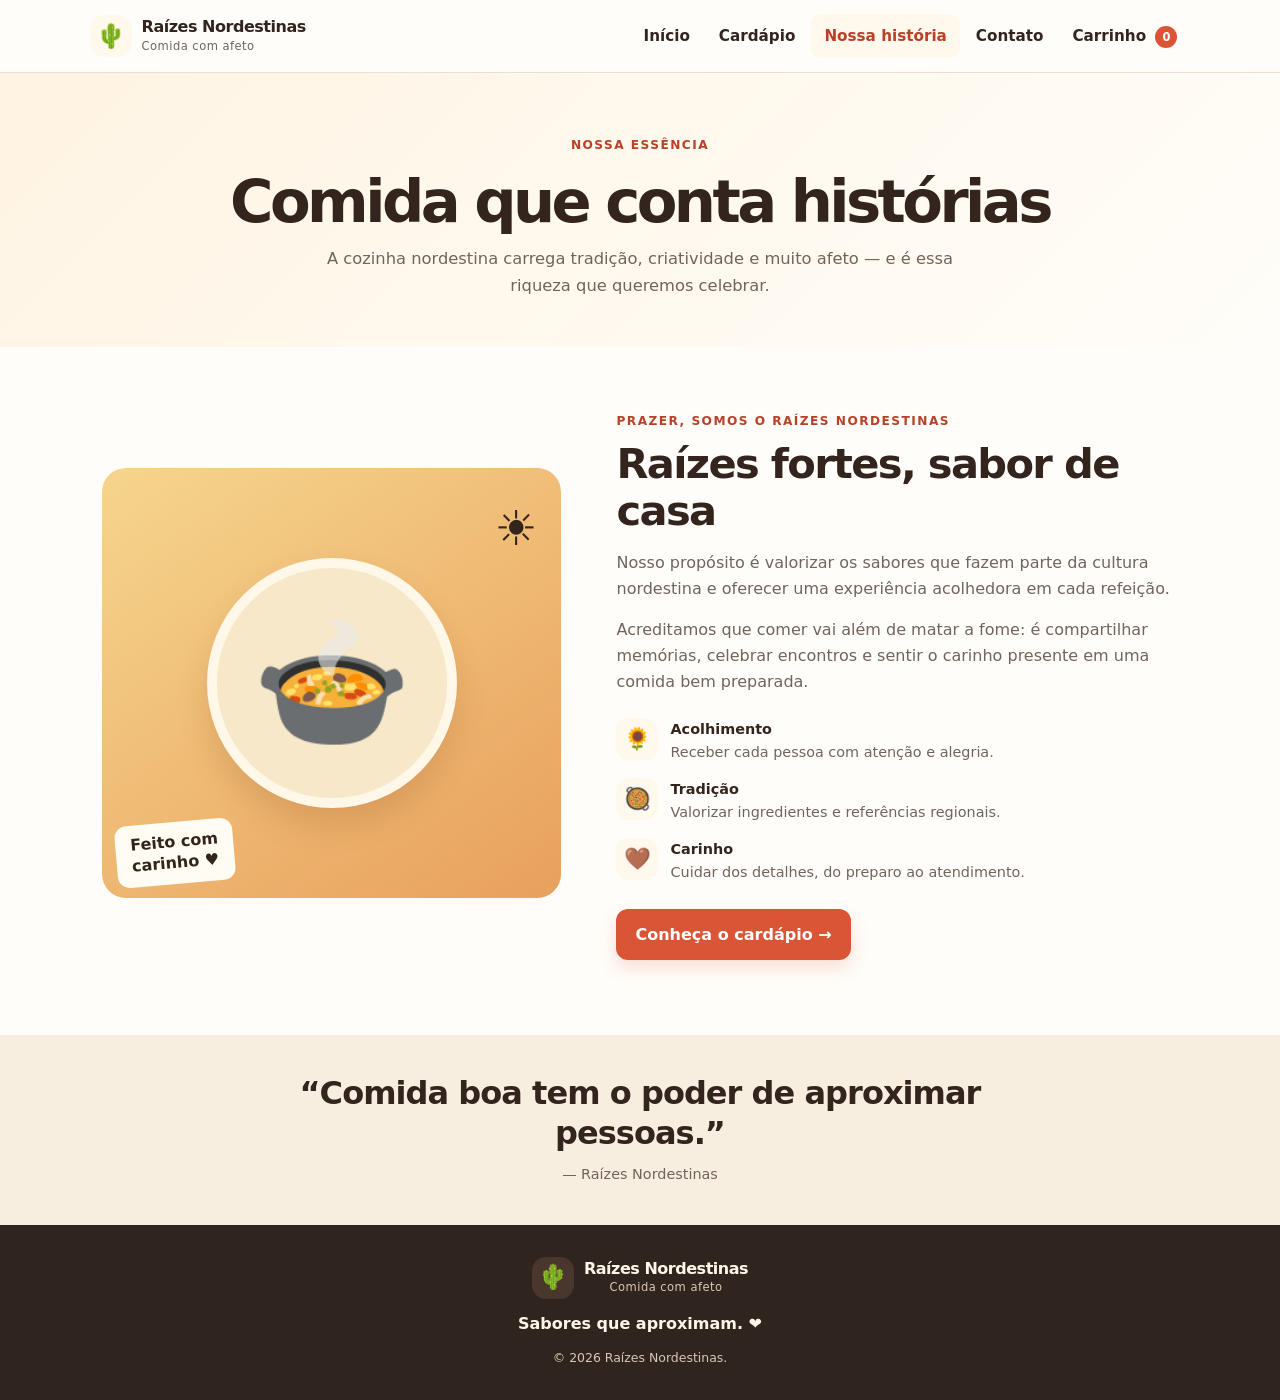
<file: quemsomos.html>
<!DOCTYPE html>
<html lang="pt-BR">
<head>
  <meta charset="UTF-8"><meta name="viewport" content="width=device-width, initial-scale=1">
  <meta name="description" content="Conheça a história e os valores do Raízes Nordestinas.">
  <title>Nossa história | Raízes Nordestinas</title><link rel="stylesheet" href="CSS/style.css"><script src="JS/script.js" defer></script>
</head>
<body>
  <a class="skip-link" href="#conteudo">Pular para o conteúdo</a>
  <header class="site-header"><a class="brand" href="index.html"><span class="brand-mark">🌵</span><span><strong>Raízes Nordestinas</strong><small>Comida com afeto</small></span></a><button class="menu-toggle" aria-label="Abrir menu" aria-expanded="false" aria-controls="site-nav">☰</button><nav class="site-nav" id="site-nav"><a href="index.html">Início</a><a href="cardapio.html">Cardápio</a><a class="active" href="quemsomos.html">Nossa história</a><a href="contato.html">Contato</a><a href="carrinho.html">Carrinho <span class="cart-count" aria-label="itens no carrinho">0</span></a></nav></header>
  <main id="conteudo">
    <section class="page-hero"><span class="eyebrow">Nossa essência</span><h1>Comida que conta histórias</h1><p>A cozinha nordestina carrega tradição, criatividade e muito afeto — e é essa riqueza que queremos celebrar.</p></section>
    <section class="about-layout">
      <div class="about-art"><span class="about-sun">☀️</span><div class="about-plate">🍲</div><span class="about-sticker">Feito com<br>carinho ♥</span></div>
      <div class="about-copy"><span class="eyebrow">Prazer, somos o Raízes Nordestinas</span><h2>Raízes fortes, sabor de casa</h2><p>Nosso propósito é valorizar os sabores que fazem parte da cultura nordestina e oferecer uma experiência acolhedora em cada refeição.</p><p>Acreditamos que comer vai além de matar a fome: é compartilhar memórias, celebrar encontros e sentir o carinho presente em uma comida bem preparada.</p><div class="value-list"><div><span>🌻</span><p><strong>Acolhimento</strong><br>Receber cada pessoa com atenção e alegria.</p></div><div><span>🥘</span><p><strong>Tradição</strong><br>Valorizar ingredientes e referências regionais.</p></div><div><span>🤎</span><p><strong>Carinho</strong><br>Cuidar dos detalhes, do preparo ao atendimento.</p></div></div><a class="button button-primary" href="cardapio.html">Conheça o cardápio →</a></div>
    </section>
    <section class="quote-band"><p>“Comida boa tem o poder de aproximar pessoas.”</p><span>— Raízes Nordestinas</span></section>
  </main>
  <footer class="site-footer"><a class="brand brand-footer" href="index.html"><span class="brand-mark">🌵</span><span><strong>Raízes Nordestinas</strong><small>Comida com afeto</small></span></a><p>Sabores que aproximam. ❤️</p><small>© <span class="current-year">2026</span> Raízes Nordestinas.</small></footer>
</body>
</html>
</file>
<file: CSS/style.css>
/* Raízes Nordestinas — CSS Mobile-First */
:root{--ink:#33251e;--muted:#71645c;--cream:#fff8ed;--paper:#fffdf9;--coral:#d95536;--coral-dark:#b84128;--yellow:#f3bd4f;--green:#526d4d;--line:#eadfd1;--shadow:0 14px 35px rgba(73,43,24,.09)}
*{box-sizing:border-box}
html{scroll-behavior:smooth}
body{margin:0;background:var(--paper);color:var(--ink);font-family:system-ui,-apple-system,BlinkMacSystemFont,"Segoe UI",sans-serif;line-height:1.6}
img{max-width:100%;height:auto}
a{color:inherit}
button,input,textarea,select{font:inherit}
button,a{-webkit-tap-highlight-color:transparent}
a:focus-visible,button:focus-visible,input:focus-visible,textarea:focus-visible,select:focus-visible{outline:3px solid #e6a62d;outline-offset:3px}
.skip-link{position:absolute;left:-9999px;top:0;background:#fff;padding:12px;z-index:100}
.skip-link:focus{left:12px;top:12px}
.site-header{position:relative;z-index:10;display:flex;align-items:center;justify-content:space-between;gap:16px;padding:14px 5%;background:rgba(255,253,249,.97);border-bottom:1px solid var(--line)}
.brand{display:flex;align-items:center;gap:10px;text-decoration:none;min-width:0}
.brand-mark{display:grid;place-items:center;width:42px;height:42px;border-radius:14px;background:var(--cream);font-size:24px}
.brand strong{display:block;font-size:1rem;line-height:1.2;letter-spacing:-.03em}
.brand small{display:block;color:var(--muted);font-size:.72rem;letter-spacing:.04em}
.menu-toggle{display:grid;place-items:center;width:44px;height:44px;border:1px solid var(--line);border-radius:12px;background:white;color:var(--ink);font-size:1.3rem;cursor:pointer}
.site-nav{display:none;position:absolute;top:100%;left:0;right:0;padding:10px 5% 18px;background:var(--paper);border-bottom:1px solid var(--line);box-shadow:var(--shadow)}
.site-nav.open{display:grid;gap:4px}
.site-nav a{text-decoration:none;padding:12px 14px;border-radius:10px;font-size:.95rem;font-weight:650}
.site-nav a:hover,.site-nav a.active{background:var(--cream);color:var(--coral-dark)}
.hero{display:grid;gap:20px;padding:48px 6% 54px;background:radial-gradient(circle at 90% 15%,#f9e6ba 0,transparent 34%),linear-gradient(135deg,#fff8ed,#fffdf9 70%)}
.hero-content{max-width:620px}
.eyebrow{display:inline-block;color:var(--coral-dark);font-size:.76rem;font-weight:800;letter-spacing:.12em;text-transform:uppercase}
.hero h1,.page-hero h1{margin:14px 0;font-size:clamp(2.35rem,10vw,4.6rem);line-height:1.04;letter-spacing:-.06em}
.hero h1 em{color:var(--coral);font-style:normal}
.hero-content>p,.page-hero>p{max-width:550px;color:var(--muted);font-size:1.02rem}
.hero-actions{display:flex;flex-direction:column;align-items:stretch;gap:10px;margin-top:25px}
.button{display:inline-flex;align-items:center;justify-content:center;gap:10px;min-height:48px;padding:12px 18px;border:1px solid transparent;border-radius:12px;text-decoration:none;text-align:center;font-weight:750;cursor:pointer;transition:transform .2s,background .2s}
.button:hover{transform:translateY(-2px)}
.button-primary{background:var(--coral);color:white;box-shadow:0 8px 18px rgba(217,85,54,.18)}
.button-primary:hover{background:var(--coral-dark)}
.button-outline{border-color:#d8c6b4;background:rgba(255,255,255,.65)}
.button-dark{background:var(--ink);color:white}
.hero-note{margin-top:22px;color:var(--muted);font-size:.88rem}
.hero-note span{color:var(--coral)}
.hero-art{position:relative;display:grid;place-items:center;min-height:260px;max-width:480px;width:100%;margin:auto;overflow:hidden;border-radius:35% 35% 28px 28px;background:linear-gradient(145deg,#f6d58d,#e8a05d)}
.sun{position:absolute;top:26px;right:32px;width:74px;height:74px;border-radius:50%;background:#fff0c8}
.plate{position:relative;display:grid;place-items:center;width:min(64vw,245px);aspect-ratio:1;border:12px solid #fff7e8;border-radius:50%;background:#f6e8c9;box-shadow:0 18px 30px #8f4e2533;font-size:clamp(5rem,20vw,8rem)}
.floating-tag{position:absolute;padding:9px 13px;border:1px solid #ffffffa8;border-radius:12px;background:#fffdf3;color:var(--ink);font-size:.8rem;font-weight:750;box-shadow:var(--shadow)}
.tag-one{top:24%;left:5%}.tag-two{right:4%;top:55%}.tag-three{bottom:9%;left:18%}
.section{padding:56px 6%}
.section-light{background:#fff}
.section-heading{text-align:center;max-width:650px;margin:0 auto 30px}
.section-heading h2,.story-strip h2,.about-copy h2,.contact-info h2,.order-banner h2{margin:8px 0 10px;font-size:clamp(1.7rem,6vw,2.55rem);line-height:1.13;letter-spacing:-.04em}
.section-heading p,.story-strip p,.about-copy>p,.contact-info>p,.order-banner p{color:var(--muted)}
.feature-grid{display:grid;grid-template-columns:1fr;gap:15px;max-width:1050px;margin:auto}
.feature-card{padding:24px 22px;border:1px solid var(--line);border-radius:18px;background:var(--paper)}
.food-icon{display:grid;place-items:center;width:58px;height:58px;border-radius:18px;font-size:1.8rem}
.icon-yellow{background:#fff0c7}.icon-coral{background:#ffe0d5}.icon-green{background:#e3ecdc}
.feature-card h3{margin:18px 0 6px;font-size:1.15rem}
.feature-card p{margin:0;color:var(--muted);font-size:.94rem}
.center-action{text-align:center;margin-top:26px}
.story-strip{display:grid;gap:18px;padding:42px 6%;background:#f8eee0}
.story-symbol{display:grid;place-items:center;width:64px;height:64px;border-radius:20px;background:#fff7e7;font-size:2rem}
.story-strip h2{max-width:540px}.story-strip p{max-width:620px;margin-bottom:0}
.text-link,.small-link{color:var(--coral-dark);font-weight:800;text-decoration:none}
.text-link{align-self:center}
.site-footer{display:grid;justify-items:center;gap:12px;padding:28px 6%;background:#30241e;color:#fff6e9;text-align:center}
.brand-footer .brand-mark{background:#49372d}
.brand-footer small{color:#d9c7b8}
.site-footer p{margin:0;font-weight:650}
.site-footer>small{color:#d9c7b8;font-size:.78rem}
.page-hero{padding:46px 6% 40px;text-align:center;background:linear-gradient(135deg,#fff4e3,#fffdf9)}
.page-hero h1{font-size:clamp(2.2rem,9vw,3.7rem)}
.page-hero>p{margin:0 auto;max-width:650px}
.menu-section{padding:28px 5% 55px}
.filter-row{display:flex;gap:8px;overflow-x:auto;padding:4px 0 18px;margin-bottom:12px;scrollbar-width:thin}
.filter-button{flex:0 0 auto;padding:10px 15px;border:1px solid var(--line);border-radius:999px;background:white;color:var(--ink);font-weight:700;cursor:pointer}
.filter-button.active,.filter-button:hover{border-color:var(--coral);background:var(--coral);color:white}
.menu-grid{display:grid;grid-template-columns:1fr;gap:16px}
.menu-card{overflow:hidden;border:1px solid var(--line);border-radius:18px;background:#fff;box-shadow:0 6px 20px rgba(73,43,24,.04)}
.menu-card[hidden]{display:none}
.menu-art{display:grid;place-items:center;min-height:150px;font-size:4.6rem}
.art-yellow{background:#fff0c7}.art-coral{background:#ffe0d5}.art-cream{background:#f8eddb}.art-green{background:#e3ecdc}.art-blue{background:#dcebf0}
.menu-card-body{padding:18px}
.menu-category{font-size:.68rem;font-weight:850;letter-spacing:.12em;color:var(--coral-dark)}
.menu-card h2{margin:5px 0;font-size:1.18rem}
.menu-card p{margin:0 0 17px;color:var(--muted);font-size:.9rem}
.menu-card-bottom{display:flex;align-items:center;justify-content:space-between;gap:10px;flex-wrap:wrap;padding-top:13px;border-top:1px solid var(--line)}
.menu-card-bottom strong{font-size:1.05rem}
.small-link{font-size:.8rem}
.menu-disclaimer{margin:22px auto 0;max-width:850px;color:var(--muted);font-size:.82rem}
.order-banner{display:grid;gap:20px;padding:35px 6%;background:#f8eee0}
.about-layout{display:grid;gap:32px;padding:40px 6% 60px}
.about-art{position:relative;display:grid;place-items:center;min-height:260px;border-radius:24px;background:linear-gradient(145deg,#f6d58d,#e8a05d);overflow:hidden}
.about-sun{position:absolute;top:22px;right:24px;font-size:3rem}
.about-plate{display:grid;place-items:center;width:190px;aspect-ratio:1;border:10px solid #fff7e8;border-radius:50%;background:#f6e8c9;box-shadow:0 18px 30px #8f4e2533;font-size:6rem}
.about-sticker{position:absolute;bottom:15px;left:14px;padding:10px 15px;border-radius:12px;background:#fffdf3;font-weight:800;line-height:1.3;transform:rotate(-5deg)}
.about-copy h2{font-size:clamp(1.8rem,6vw,2.6rem)}
.value-list{display:grid;gap:14px;margin:24px 0}
.value-list>div{display:flex;align-items:flex-start;gap:12px}
.value-list>div>span{display:grid;place-items:center;flex:0 0 42px;height:42px;border-radius:13px;background:var(--cream);font-size:1.35rem}
.value-list p{margin:0;color:var(--muted);font-size:.9rem}
.value-list strong{color:var(--ink)}
.quote-band{padding:38px 6%;background:#f8eee0;text-align:center}
.quote-band p{margin:0 auto 8px;max-width:700px;font-size:clamp(1.4rem,5vw,2rem);font-weight:800;line-height:1.25;letter-spacing:-.03em}
.quote-band span{color:var(--muted);font-size:.9rem}
.contact-layout{display:grid;gap:28px;padding:35px 6% 60px}
.contact-info{padding:10px 0}
.contact-item{display:flex;gap:14px;align-items:flex-start;margin-top:20px}
.contact-item>span{display:grid;place-items:center;flex:0 0 46px;height:46px;border-radius:14px;background:var(--cream);font-size:1.3rem}
.contact-item strong{display:block}
.contact-item p{margin:3px 0 0;color:var(--muted);font-size:.9rem}
.contact-form{display:grid;gap:9px;padding:22px;border:1px solid var(--line);border-radius:20px;background:#fff;box-shadow:var(--shadow)}
.contact-form h2{margin:0;font-size:1.45rem}
.contact-form>p{margin:0 0 8px;color:var(--muted);font-size:.85rem}
.contact-form label{font-size:.87rem;font-weight:750}
.contact-form input,.contact-form textarea,.contact-form select{width:100%;min-height:46px;padding:11px 12px;border:1px solid #d9cec2;border-radius:10px;background:#fffdf9;color:var(--ink)}
.contact-form textarea{resize:vertical}
.contact-form .button{width:100%;margin-top:6px}
.form-feedback{color:var(--green);font-size:.88rem}
@media(min-width:600px){
 .hero{padding-top:62px;padding-bottom:64px}
 .hero-actions{flex-direction:row;align-items:center;flex-wrap:wrap}
 .hero-art{min-height:340px}
 .feature-grid{grid-template-columns:repeat(3,minmax(0,1fr))}
 .menu-grid{grid-template-columns:repeat(2,minmax(0,1fr))}
 .story-strip{grid-template-columns:auto 1fr;align-items:center}
 .story-strip .text-link{grid-column:2}
 .order-banner{grid-template-columns:1fr auto;align-items:center}
 .contact-form{padding:28px}
}
@media(min-width:800px){
 .site-header{padding:14px 7%}
 .menu-toggle{display:none}
 .site-nav{position:static;display:flex;align-items:center;gap:3px;padding:0;border:0;box-shadow:none;background:transparent}
 .site-nav a{padding:10px 13px}
 .hero{grid-template-columns:1.05fr .95fr;align-items:center;gap:38px;padding:72px 8%}
 .hero-art{min-height:390px}
 .section{padding:72px 8%}
 .story-strip{padding:48px 8%;grid-template-columns:auto 1fr auto;gap:24px}
 .story-strip .text-link{grid-column:auto}
 .page-hero{padding:58px 8% 48px}
 .menu-section{padding:35px 8% 65px}
 .menu-grid{grid-template-columns:repeat(3,minmax(0,1fr));gap:20px}
 .menu-art{min-height:170px}
 .order-banner{padding:42px 8%}
 .about-layout{grid-template-columns:.9fr 1.1fr;align-items:center;gap:55px;padding:60px 8% 75px}
 .about-art{min-height:430px}
 .about-plate{width:250px;font-size:8rem}
 .contact-layout{grid-template-columns:1fr 1fr;gap:60px;padding:50px 8% 75px}
 .contact-info{padding:22px 0}
 .site-footer{padding:32px 8%}
}
@media(min-width:1100px){
 .hero{padding-left:max(8%,calc((100% - 1180px)/2));padding-right:max(8%,calc((100% - 1180px)/2))}
 .hero-art{max-width:500px}
 .menu-grid{gap:24px}
}
@media(prefers-reduced-motion:reduce){html{scroll-behavior:auto}*,*::before,*::after{transition:none!important}}

/* Carrinho e pedidos — Mobile-First */
.cart-count{display:inline-grid;place-items:center;min-width:22px;height:22px;padding:0 5px;margin-left:4px;border-radius:999px;background:var(--coral);color:#fff;font-size:.72rem;font-weight:800}
.menu-card-bottom{display:flex;flex-wrap:wrap;align-items:center;justify-content:space-between;gap:10px}
.menu-card-bottom .button{min-height:40px;padding:9px 12px;font-size:.85rem}
.cart-page{max-width:1000px;margin:0 auto;padding:28px 5% 60px}
.cart-list{display:grid;gap:12px;margin:20px 0}
.cart-item{display:grid;grid-template-columns:1fr auto;gap:12px;align-items:center;padding:16px;border:1px solid var(--line);border-radius:16px;background:#fff}
.cart-item h2{margin:0;font-size:1rem}
.cart-item p{margin:4px 0 0;color:var(--muted);font-size:.88rem}
.cart-controls{display:flex;align-items:center;justify-content:flex-end;gap:8px;flex-wrap:wrap}
.qty-btn,.remove-btn{min-width:36px;min-height:36px;border:1px solid var(--line);border-radius:10px;background:var(--cream);cursor:pointer;font-weight:800}
.remove-btn{padding:0 10px;color:var(--coral-dark)}
.cart-summary{padding:20px;border-radius:18px;background:var(--cream)}
.summary-line{display:flex;justify-content:space-between;gap:14px;padding:7px 0}
.summary-total{margin-top:8px;padding-top:14px;border-top:1px solid var(--line);font-size:1.2rem;font-weight:850}
.checkout-form{display:grid;gap:12px;margin-top:20px}
.checkout-form label{display:grid;gap:6px;font-weight:700;font-size:.9rem}
.checkout-form input,.checkout-form textarea,.checkout-form select{width:100%;min-height:46px;padding:11px 12px;border:1px solid #d9c9b8;border-radius:10px;background:#fff}
.empty-cart{padding:32px 20px;border:1px dashed #d8c6b4;border-radius:16px;text-align:center}
.empty-cart p{color:var(--muted)}
.cart-notice{margin:12px 0;color:var(--green);font-weight:700}
@media(min-width:560px){.cart-item{grid-template-columns:minmax(0,1fr) auto}.checkout-form{grid-template-columns:1fr 1fr}.checkout-form .full-width{grid-column:1/-1}}
</file>
<file: CSS/conta.css>
/* Mobile-First: estilos iniciais para celular */

.conta-container {
    min-height: 100vh;
    display: flex;
    justify-content: center;
    align-items: center;
    padding: 20px;
    background: #f8f3eb;
}

.conta-card {
    width: 100%;
    max-width: 420px;
    padding: 24px;
    background: white;
    border-radius: 18px;
    box-shadow: 0 8px 30px rgba(0, 0, 0, 0.08);
}

.conta-card h1 {
    margin-top: 20px;
    color: #244536;
}

.conta-card form {
    display: flex;
    flex-direction: column;
    gap: 12px;
    margin-top: 24px;
}

.conta-card input {
    width: 100%;
    padding: 14px;
    border: 1px solid #ccc;
    border-radius: 8px;
    font-size: 16px;
}

.conta-card button {
    margin-top: 12px;
    min-height: 48px;
}

/* Ajuste para telas maiores */
@media (min-width: 768px) {
    .conta-card {
        padding: 40px;
    }
}
</file>
<file: CSS/fidelidade.css>
/* Primeiro: telas de celular */

.fidelidade-container {
    width: 100%;
    max-width: 900px;
    min-height: 100vh;
    margin: 0 auto;
    padding: 20px;
    background: #f8f3eb;
}

.fidelidade-container header {
    margin: 30px 0;
    text-align: center;
}

.fidelidade-container h1 {
    color: #244536;
}

.fidelidade-card {
    background: #fff;
    border: 1px solid #eadfce;
    border-radius: 16px;
    padding: 22px;
    margin-bottom: 20px;
}

#total-pontos {
    display: block;
    margin: 16px 0;
    font-size: 2rem;
    color: #244536;
}

.promocao {
    margin-top: 16px;
    padding: 16px;
    border-radius: 12px;
    background: #f8f3eb;
}

.promocao h3 {
    color: #a84d2b;
}

@media (min-width: 768px) {
    .fidelidade-container {
        padding: 40px;
    }

    .fidelidade-card {
        padding: 30px;
    }
}
</file>
<file: CSS/pedidos.css>
/* Mobile-First */

.pedidos-container {
    width: 100%;
    max-width: 900px;
    min-height: 100vh;
    margin: 0 auto;
    padding: 20px;
}

.pedidos-header {
    margin: 30px 0;
    text-align: center;
}

.pedidos-header h1 {
    color: #244536;
    font-size: 1.8rem;
}

.pedido-card {
    background: #fff;
    border: 1px solid #e8dccd;
    border-radius: 16px;
    padding: 20px;
    margin-bottom: 18px;
    box-shadow: 0 4px 14px rgba(0,0,0,.05);
}

.pedido-card h2 {
    color: #244536;
    font-size: 1.2rem;
    overflow-wrap: anywhere;
}

.pedido-card p {
    margin: 12px 0;
}

.pedido-card button {
    width: 100%;
    margin-top: 12px;
    min-height: 48px;
}

.pedido-card button:disabled {
    opacity: .6;
    cursor: not-allowed;
}

/* Tablets e computadores */
@media (min-width: 768px) {
    .pedidos-container {
        padding: 40px;
    }

    .pedido-card {
        padding: 28px;
    }

    .pedido-card button {
        width: auto;
    }
}
</file>
<file: CSS/pagamento.css>
/* Layout base para celulares */

.pagamento-container {
    min-height: 100vh;
    display: flex;
    align-items: center;
    justify-content: center;
    padding: 20px;
    background: #f8f3eb;
}

.pagamento-card {
    width: 100%;
    max-width: 520px;
    padding: 24px;
    background: white;
    border-radius: 18px;
    box-shadow: 0 8px 30px rgba(0,0,0,.08);
}

.pagamento-card h1 {
    margin: 24px 0 12px;
    color: #244536;
}

#resumo-pagamento {
    margin: 24px 0;
    padding: 18px;
    background: #f8f3eb;
    border-radius: 12px;
}

#form-pagamento {
    display: flex;
    flex-direction: column;
    gap: 14px;
}

#form-pagamento[hidden] {
    display: none;
}

#form-pagamento select {
    width: 100%;
    padding: 14px;
    border: 1px solid #ccc;
    border-radius: 8px;
    font-size: 16px;
}

#form-pagamento button {
    min-height: 48px;
}

#retorno-pagamento {
    margin-top: 24px;
}

.resultado-pagamento {
    padding: 16px;
    border-radius: 10px;
    font-weight: 700;
}

.resultado-pagamento.aprovado {
    color: #17633c;
    background: #e6f6eb;
}

.resultado-pagamento.pendente {
    color: #805500;
    background: #fff3d4;
}

.resultado-pagamento.recusado {
    color: #a12626;
    background: #fde9e9;
}

@media (min-width: 768px) {
    .pagamento-card {
        padding: 40px;
    }
}
</file>
